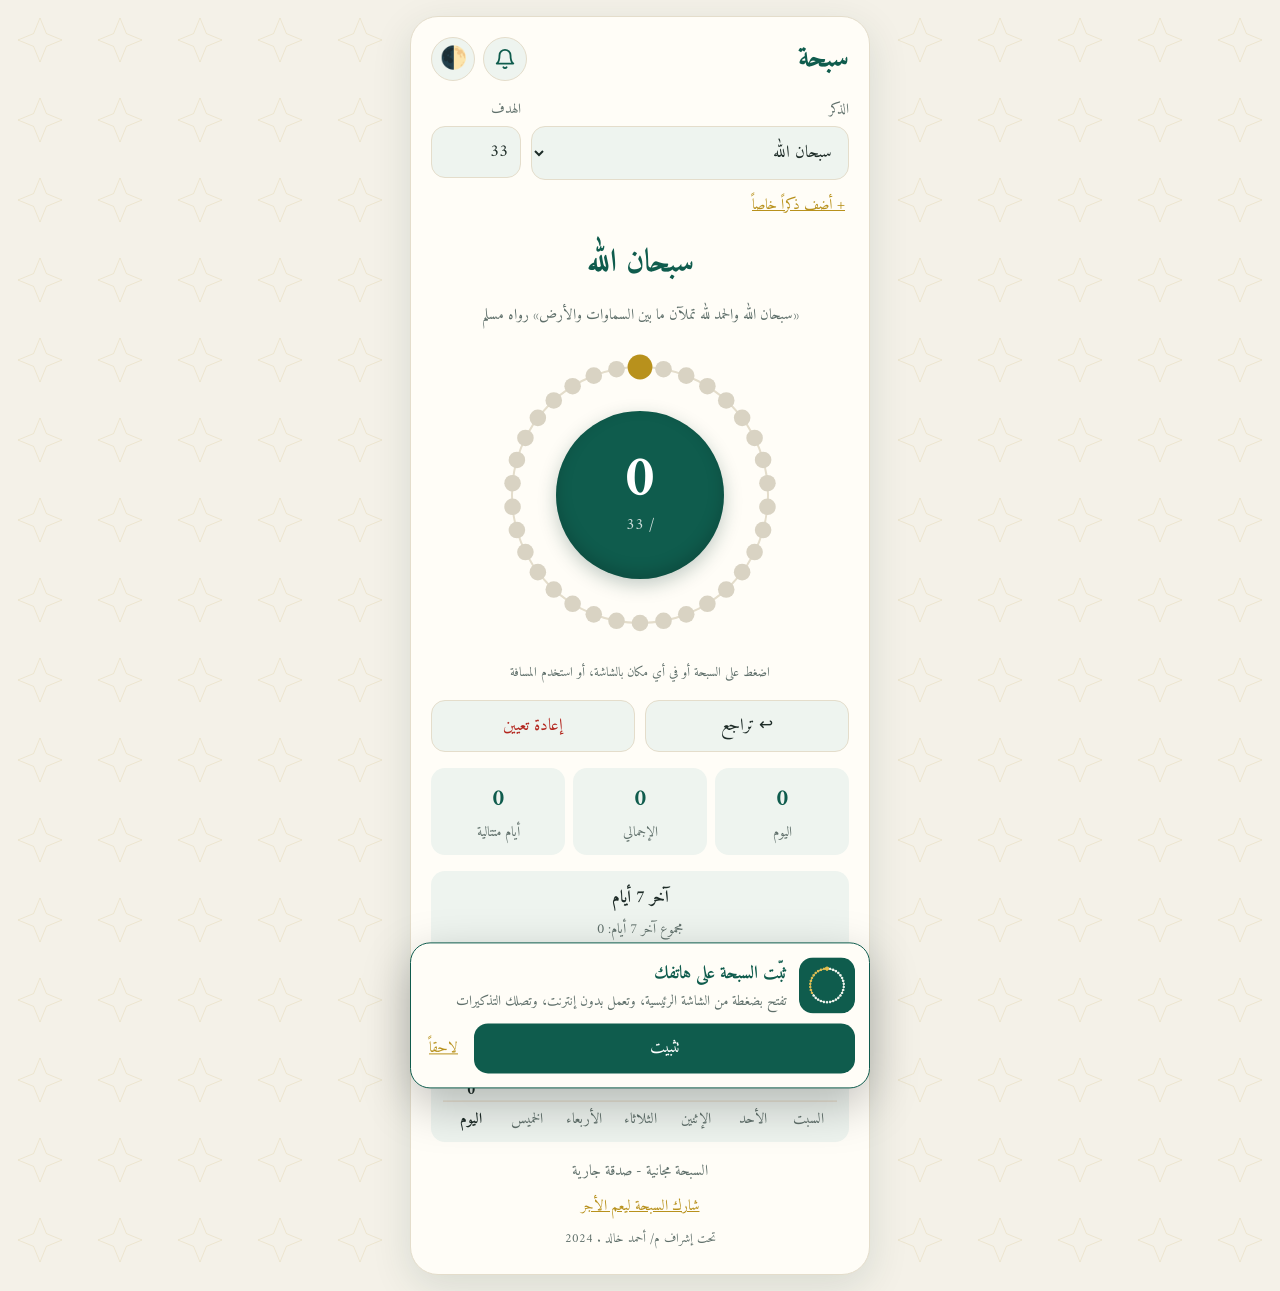
<file: index.html>
<!DOCTYPE html> <html lang="ar" dir="rtl"> <head> <meta charset="UTF-8"> <meta name="viewport" content="width=device-width,initial-scale=1,viewport-fit=cover"> <title>سبحة - صدقة جارية</title> <meta name="description" content="سبحة إلكترونية مجانية تعمل بدون إنترنت - صدقة جارية"> <meta name="theme-color" content="#0f5c4d"> <link rel="manifest" href="./manifest.webmanifest"> <link rel="icon" href="./icons/icon.svg" type="image/svg+xml"> <link rel="apple-touch-icon" href="./icons/apple-touch-icon.png"> <meta name="mobile-web-app-capable" content="yes"> <meta name="apple-mobile-web-app-capable" content="yes"> <meta name="apple-mobile-web-app-status-bar-style" content="default"> <meta name="apple-mobile-web-app-title" content="سبحة"> <link rel="preconnect" href="https://fonts.googleapis.com"> <link rel="preconnect" href="https://fonts.gstatic.com" crossorigin> <link rel="stylesheet" href="https://fonts.googleapis.com/css2?family=Amiri:wght@400;700&display=swap"> <link rel="stylesheet" href="./css/style.css"> <script>try{const e=JSON.parse(localStorage.getItem("seb7a-state")||"{}");e.theme&&(document.documentElement.dataset.theme=e.theme)}catch(e){}</script> </head> <body> <main class="tasbih"> <header class="top-bar"> <h1>سبحة</h1> <div class="top-actions"> <button id="install" class="install-btn" hidden>⬇ تثبيت</button> <button id="openSettings" class="icon-btn" aria-label="التذكيرات" title="التذكيرات"> <svg viewBox="0 0 24 24" aria-hidden="true"><path d="M6 8a6 6 0 1 1 12 0c0 7 3 9 3 9H3s3-2 3-9M10.3 21a1.94 1.94 0 0 0 3.4 0" fill="none" stroke="currentColor" stroke-width="2" stroke-linecap="round" stroke-linejoin="round"/></svg> </button> <button id="themeToggle" class="icon-btn" aria-label="تبديل الوضع الليلي" title="الوضع الليلي">🌓</button> </div> </header> <div class="controls"> <label class="field"> <span>الذكر</span> <select id="dhikr" class="form-control"> <option value="__prayer__">تسبيح ما بعد الصلاة</option> <option value="سبحان الله">سبحان الله</option> <option value="الحمد لله">الحمد لله</option> <option value="الله أكبر">الله أكبر</option> <option value="لا إله إلا الله">لا إله إلا الله</option> <option value="أستغفر الله">أستغفر الله</option> <option value="سبحان الله وبحمده">سبحان الله وبحمده</option> <option value="لا حول ولا قوة إلا بالله">لا حول ولا قوة إلا بالله</option> <option value="اللهم صل على محمد">اللهم صل على محمد</option> <option value="اللهم إني أسألك العفو والعافية">اللهم إني أسألك العفو والعافية</option> <optgroup id="customGroup" label="أذكاري" hidden></optgroup> </select> </label> <label class="field field-small"> <span>الهدف</span> <input type="number" id="target" min="1" max="10000" value="33" inputmode="numeric" class="form-control"> </label> </div> <div class="dhikr-actions"> <button id="addDhikr" class="link-btn">+ أضف ذكراً خاصاً</button> <button id="deleteDhikr" class="link-btn danger-link" hidden>حذف هذا الذكر</button> </div> <div id="currentDhikr" aria-live="polite"></div> <p id="fadl" class="fadl"></p> <button id="increment" class="ring-btn" aria-label="تسبيح"> <svg id="beads" viewBox="0 0 300 300" aria-hidden="true"></svg> <span class="ring-center"> <span class="counter" id="counter" aria-live="polite">0</span> <span class="counter-target" id="counterTarget">/ 33</span> </span> </button> <p class="hint">اضغط على السبحة أو في أي مكان بالشاشة، أو استخدم المسافة</p> <div class="buttons"> <button id="undo" class="secondary-btn">↩ تراجع</button> <button id="reset" class="danger-btn">إعادة تعيين</button> </div> <section class="stats" aria-label="الإحصائيات"> <div class="stat"> <span class="stat-value" id="todayCount">0</span> <span class="stat-label">اليوم</span> </div> <div class="stat"> <span class="stat-value" id="totalCount">0</span> <span class="stat-label">الإجمالي</span> </div> <div class="stat"> <span class="stat-value" id="streakCount">0</span> <span class="stat-label">أيام متتالية</span> </div> </section> <section class="chart" aria-labelledby="chartTitle"> <h2 id="chartTitle">آخر 7 أيام</h2> <p id="chartCaption" class="chart-caption" aria-live="polite"></p> <svg id="weekChart" viewBox="0 0 320 150" role="group" aria-label="عدد التسبيحات في آخر 7 أيام"></svg> </section> <footer class="footer"> <p>السبحة مجانية - صدقة جارية</p> <button id="share" class="link-btn">شارك السبحة ليعم الأجر</button> <small>تحت إشراف م/ أحمد خالد . 2024</small> </footer> </main> <dialog id="dhikrDialog" class="dialog"> <form id="dhikrForm"> <h2>ذكر جديد</h2> <label class="field"> <span>نص الذكر</span> <textarea id="newDhikrText" class="form-control" rows="2" maxlength="200" required></textarea> </label> <label class="field"> <span>الهدف</span> <input type="number" id="newDhikrTarget" class="form-control" min="1" max="10000" value="33" inputmode="numeric" required> </label> <p id="dhikrError" class="form-error" role="alert"></p> <div class="buttons"> <button type="submit" class="primary-btn">إضافة</button> <button type="button" id="cancelDhikr" class="secondary-btn">إلغاء</button> </div> </form> </dialog> <dialog id="iosDialog" class="dialog"> <form method="dialog"> <h2>تثبيت السبحة على الآيفون</h2> <ol class="ios-steps"> <li>اضغط زر المشاركة <svg class="ios-icon" viewBox="0 0 24 24" aria-hidden="true"><path d="M12 3v12M7.5 7.5 12 3l4.5 4.5M8 11H6v10h12V11h-2" fill="none" stroke="currentColor" stroke-width="2" stroke-linecap="round" stroke-linejoin="round"/></svg> في Safari (أسفل الشاشة) أو في Chrome (أعلى الشاشة)</li> <li>اختر <strong>«إضافة إلى الشاشة الرئيسية»</strong></li> <li>اضغط <strong>«إضافة»</strong></li> </ol> <div class="buttons"> <button class="primary-btn">حسناً</button> </div> </form> </dialog> <dialog id="settingsDialog" class="sheet" aria-labelledby="settingsTitle"> <div class="sheet-header"> <h2 id="settingsTitle">التذكيرات</h2> <button type="button" id="closeSettings" class="icon-btn" aria-label="إغلاق">✕</button> </div> <div class="sheet-body"> <section class="card master"> <div class="card-head"> <div> <h3>تفعيل التذكيرات</h3> <p id="remindersStatus" class="muted-text"></p> </div> <label class="switch"><input type="checkbox" id="remindersEnabled" role="switch" aria-label="تفعيل التذكيرات"><span></span></label> </div> <p id="remindersNotice" class="notice" hidden></p> </section> <div id="remindersBody" class="reminders-body"> <section class="card"> <div class="card-head"> <div> <h3>كل فترة</h3> <p class="muted-text">تذكير بذكر مختلف في كل مرة بالترتيب</p> </div> <label class="switch"><input type="checkbox" id="intervalOn" role="switch" aria-label="كل فترة"><span></span></label> </div> <div class="inline-fields interval-fields"> <label class="field"><span>كل</span> <select id="intervalMinutes" class="form-control"> <option value="15">15 دقيقة</option> <option value="30">30 دقيقة</option> <option value="45">45 دقيقة</option> <option value="60">ساعة</option> <option value="90">ساعة ونصف</option> <option value="120">ساعتين</option> <option value="180">3 ساعات</option> <option value="240">4 ساعات</option> </select> </label> <label class="field"><span>من</span><input type="time" id="intervalFrom" class="form-control"></label> <label class="field"><span>إلى</span><input type="time" id="intervalTo" class="form-control"></label> </div> <div class="rows-label"><span>الذكر</span><span>العدد</span></div> <div id="intervalItems" class="reminder-rows"></div> <button type="button" id="addIntervalItem" class="add-row">+ إضافة ذكر</button> </section> <section class="card"> <div class="card-head"> <div> <h3>أوقات ثابتة</h3> <p class="muted-text">في ساعة محددة كل يوم</p> </div> <label class="switch"><input type="checkbox" id="fixedOn" role="switch" aria-label="أوقات ثابتة"><span></span></label> </div> <div id="fixedItems" class="reminder-rows"></div> <button type="button" id="addFixedItem" class="add-row">+ إضافة وقت</button> </section> <section class="card"> <div class="card-head"> <div> <h3>مدينتك</h3> <p class="muted-text">لحساب مواقيت الصلاة وأذكار الصباح والمساء</p> </div> </div> <div class="inline-fields"> <select id="citySelect" class="form-control" aria-label="المدينة"></select> <button type="button" id="locateMe" class="secondary-btn locate-btn">📍 موقعي</button> </div> <div id="prayerTimesRow" class="prayer-times"></div> </section> <section class="card"> <div class="card-head"> <div> <h3>بعد الصلوات</h3> <p class="muted-text">تسبيح ما بعد الصلاة (33 · 33 · 34)</p> </div> <label class="switch"><input type="checkbox" id="prayersOn" role="switch" aria-label="بعد الصلوات"><span></span></label> </div> <div id="prayerChips" class="chips"></div> <label class="field"><span>بعد الأذان بـ</span> <select id="prayerOffset" class="form-control"> <option value="5">5 دقائق</option> <option value="10">10 دقائق</option> <option value="15">15 دقيقة</option> <option value="20">20 دقيقة</option> <option value="30">30 دقيقة</option> </select> </label> </section> <section class="card"> <div class="card-head"> <div> <h3>أذكار الصباح والمساء</h3> <p class="muted-text">الصباح بعد الفجر، والمساء بعد العصر</p> </div> <label class="switch"><input type="checkbox" id="morningOn" role="switch" aria-label="أذكار الصباح والمساء"><span></span></label> </div> <div class="rows-label"><span>🌅 الصباح</span></div> <div class="reminder-row"> <select id="morningDhikr" class="form-control" aria-label="ذكر الصباح"></select> <input type="number" id="morningCount" class="form-control count-input" min="1" max="10000" inputmode="numeric" aria-label="العدد"> </div> <div class="rows-label"><span>🌙 المساء</span></div> <div class="reminder-row"> <select id="eveningDhikr" class="form-control" aria-label="ذكر المساء"></select> <input type="number" id="eveningCount" class="form-control count-input" min="1" max="10000" inputmode="numeric" aria-label="العدد"> </div> </section> <section class="card"> <h3>🔔 صوت الإشعار</h3> <p class="muted-text">نغمة الإشعار تتبع إعدادات هاتفك. إن وصلك التذكير بدون صوت:</p> <ol id="soundHelp" class="sound-help"></ol> <p class="muted-text">ثم اضغط «تجربة إشعار» بالأسفل للتأكد.</p> </section> <section class="card"> <h3>التذكيرات القادمة</h3> <ul id="upcomingList" class="upcoming"></ul> </section> </div> </div> <div class="sheet-footer"> <button type="button" id="saveReminders" class="primary-btn">حفظ</button> <button type="button" id="testReminder" class="secondary-btn">تجربة إشعار</button> </div> </dialog> <div id="installBanner" class="install-banner" role="dialog" aria-labelledby="installTitle" hidden> <img src="./icons/icon-192.png" alt="" class="install-icon" width="56" height="56"> <div class="install-text"> <strong id="installTitle">ثبّت السبحة على هاتفك</strong> <span>تفتح بضغطة من الشاشة الرئيسية، وتعمل بدون إنترنت، وتصلك التذكيرات</span> </div> <div class="install-actions"> <button type="button" id="installBannerButton" class="primary-btn">تثبيت</button> <button type="button" id="installBannerLater" class="link-btn">لاحقاً</button> </div> </div> <dialog id="soundDialog" class="dialog sound-dialog" aria-labelledby="soundTitle"> <div class="sound-step" data-step="test"> <div class="big-icon" aria-hidden="true">🔔</div> <h2 id="soundTitle">خطوة أخيرة: صوت التذكير</h2> <p class="muted-text">سنرسل لك إشعاراً تجريبياً الآن. انتبه: هل يصدر صوتاً؟</p> <button type="button" id="soundTest" class="primary-btn">أرسل إشعاراً تجريبياً</button> <button type="button" id="soundSkip" class="link-btn">تخطي</button> </div> <div class="sound-step" data-step="ask" hidden> <div class="big-icon" aria-hidden="true">👂</div> <h2>هل سمعت صوت الإشعار؟</h2> <div class="buttons"> <button type="button" id="soundYes" class="primary-btn">نعم، سمعته</button> <button type="button" id="soundNo" class="secondary-btn">لا، كان صامتاً</button> </div> </div> <div class="sound-step" data-step="fix" hidden> <h2>فعّل الصوت هكذا</h2> <ol id="soundFixSteps" class="sound-help"></ol> <div class="buttons"> <button type="button" id="soundRetry" class="primary-btn">جرّب مرة أخرى</button> <button type="button" id="soundDone" class="secondary-btn">إغلاق</button> </div> </div> <div class="sound-step" data-step="done" hidden> <div class="big-icon" aria-hidden="true">✅</div> <h2>ممتاز! ستصلك التذكيرات بصوت</h2> <button type="button" id="soundClose" class="primary-btn">تم</button> </div> </dialog> <div id="toast" class="toast" role="status" aria-live="polite"></div> <script src="./js/config.js"></script> <script src="./js/reminders-core.js"></script> <script src="./js/script.js"></script> <script src="./js/reminders.js"></script> </body> </html>
</file>
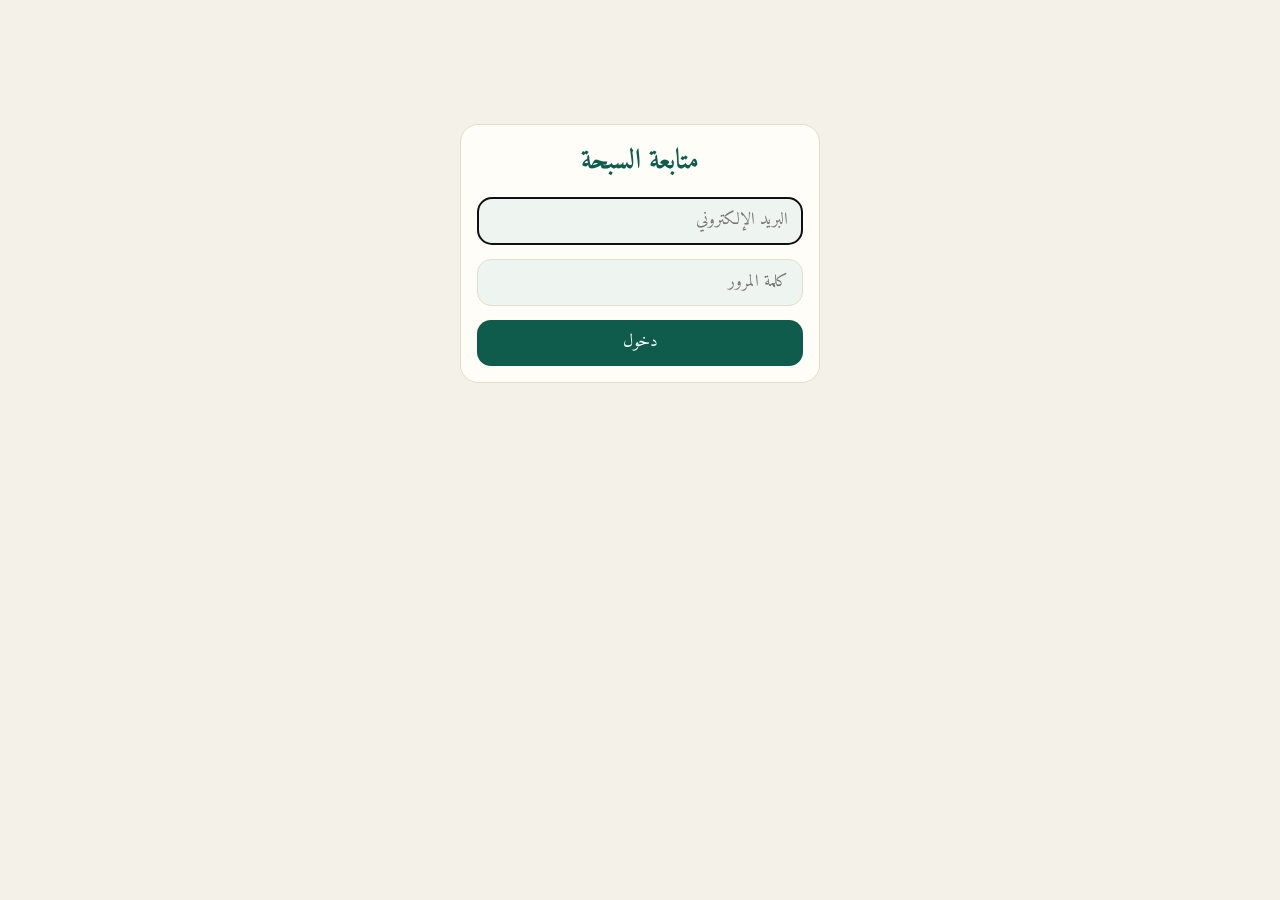
<file: admin.html>
<!DOCTYPE html> <html lang="ar" dir="rtl"> <head> <meta charset="UTF-8"> <meta name="viewport" content="width=device-width,initial-scale=1"> <meta name="robots" content="noindex, nofollow"> <meta name="referrer" content="no-referrer"> <title>متابعة السبحة</title> <link rel="icon" href="./icons/icon.svg" type="image/svg+xml"> <link rel="preconnect" href="https://fonts.googleapis.com"> <link rel="preconnect" href="https://fonts.gstatic.com" crossorigin> <link rel="stylesheet" href="https://fonts.googleapis.com/css2?family=Amiri:wght@400;700&display=swap"> <link rel="stylesheet" href="./css/admin.css"> <script>try{const e=JSON.parse(localStorage.getItem("seb7a-state")||"{}");e.theme&&(document.documentElement.dataset.theme=e.theme)}catch(e){}</script> </head> <body> <form id="login" class="card login" hidden> <h1>متابعة السبحة</h1> <p id="configError" class="error" hidden>لم تُضبط إعدادات Supabase بعد في الملف js/config.js</p> <input type="email" id="email" placeholder="البريد الإلكتروني" autocomplete="username" required> <input type="password" id="password" placeholder="كلمة المرور" autocomplete="current-password" required> <button type="submit" id="loginButton">دخول</button> <p id="loginError" class="error" role="alert"></p> </form> <div id="dashboard" class="wrap" hidden> <header> <div> <h1>متابعة السبحة</h1> <p class="muted">آخر تحديث: <span id="updatedAt"></span> · <button id="refresh" class="link">تحديث</button></p> </div> <button id="logout" class="link">تسجيل الخروج</button> </header> <p id="loadError" class="error" role="alert"></p> <section class="kpis" id="kpis"></section> <section class="grid-2"> <div class="card chart" data-key="users" data-unit="مستخدم"> <h2>المستخدمون النشطون يومياً</h2> <p class="caption">آخر 30 يوماً</p> <svg class="bars" viewBox="0 0 600 170" role="img" aria-label="المستخدمون النشطون يومياً لآخر 30 يوماً"></svg> <details> <summary>عرض كجدول</summary> <div class="table-wrap"><table></table></div> </details> </div> <div class="card chart" data-key="taps" data-unit="تسبيحة"> <h2>التسبيحات يومياً</h2> <p class="caption">آخر 30 يوماً</p> <svg class="bars" viewBox="0 0 600 170" role="img" aria-label="التسبيحات يومياً لآخر 30 يوماً"></svg> <details> <summary>عرض كجدول</summary> <div class="table-wrap"><table></table></div> </details> </div> </section> <section class="grid-3"> <div class="card"> <h2>الدول</h2> <div id="countries"></div> </div> <div class="card"> <h2>الإصدارات</h2> <p class="muted small-note">كم جهازاً وصله آخر تحديث</p> <div id="versions"></div> </div> <div class="card"> <h2>التذكيرات</h2> <div id="reminders" class="mini-kpis"></div> </div> </section> <section class="grid-3"> <div class="card"> <h2>أنظمة التشغيل</h2> <div id="platforms"></div> </div> <div class="card"> <h2>المتصفحات</h2> <div id="browsers"></div> </div> <div class="card"> <h2>نوع الجهاز</h2> <div id="types"></div> </div> </section> <section class="grid-2"> <div class="card"> <h2>أكثر الأذكار استخداماً (آخر 30 يوماً)</h2> <div id="dhikr30"></div> </div> <div class="card"> <h2>أكثر الأذكار استخداماً (منذ البداية)</h2> <div id="dhikrAll"></div> </div> </section> <section class="card"> <h2>آخر الأجهزة نشاطاً</h2> <div id="recent"></div> </section> <p class="muted">لكل جهاز: معرّف عشوائي، وعنوان IP والدولة، ونوع الجهاز والمتصفح. لا تُحفظ أسماء.</p> </div> <script src="./js/config.js"></script> <script src="./js/admin.js"></script> </body> </html>
</file>
<file: css/style.css>
:root{--bg: #f4f1e8;--surface: #fffdf7;--surface-alt: #eef4ef;--text: #1d2b27;--muted: #5f6f6a;--primary: #0f5c4d;--primary-strong: #0b4a3e;--on-primary: #ffffff;--gold: #b8911c;--bead-off: #d9d3c3;--danger: #b3261e;--border: #e4ddcb;--shadow: 0 12px 40px rgba(15, 60, 50, .12);--pattern: url("data:image/svg+xml,%3Csvg xmlns='http://www.w3.org/2000/svg' width='80' height='80' viewBox='0 0 80 80'%3E%3Cpath d='M40 18l6.4 15.6L62 40l-15.6 6.4L40 62l-6.4-15.6L18 40l15.6-6.4z' fill='none' stroke='%23b8911c' stroke-opacity='0.12'/%3E%3C/svg%3E");color-scheme:light}@media (prefers-color-scheme: dark){:root:not([data-theme=light]){--bg: #0c1714;--surface: #13221e;--surface-alt: #182c27;--text: #eef3ef;--muted: #9db1aa;--primary: #3fb59a;--primary-strong: #5fcbb1;--on-primary: #06201a;--gold: #e0bd4f;--bead-off: #2a3a35;--danger: #ef8a80;--border: #243631;--shadow: 0 12px 40px rgba(0, 0, 0, .45);color-scheme:dark}}:root[data-theme=dark]{--bg: #0c1714;--surface: #13221e;--surface-alt: #182c27;--text: #eef3ef;--muted: #9db1aa;--primary: #3fb59a;--primary-strong: #5fcbb1;--on-primary: #06201a;--gold: #e0bd4f;--bead-off: #2a3a35;--danger: #ef8a80;--border: #243631;--shadow: 0 12px 40px rgba(0, 0, 0, .45);color-scheme:dark}*{box-sizing:border-box;margin:0;padding:0}html{-webkit-tap-highlight-color:transparent}body{font-family:Amiri,serif;display:flex;justify-content:center;align-items:flex-start;min-height:100vh;min-height:100dvh;background-color:var(--bg);background-image:var(--pattern);color:var(--text);padding:max(16px,env(safe-area-inset-top)) 16px max(16px,env(safe-area-inset-bottom));touch-action:manipulation;user-select:none;-webkit-user-select:none;transition:background-color .3s ease,color .3s ease}.tasbih{display:flex;flex-direction:column;gap:16px;text-align:center;background-color:var(--surface);border:1px solid var(--border);border-radius:28px;padding:20px 20px 24px;box-shadow:var(--shadow);width:100%;max-width:460px;margin-block:auto}.top-bar{display:flex;align-items:center;justify-content:space-between}h1{color:var(--primary);font-size:30px;line-height:1.2}button{font-family:inherit;cursor:pointer;border:none;color:inherit;background:none}button:focus-visible,.form-control:focus-visible{outline:2px solid var(--gold);outline-offset:2px}.top-actions{display:flex;align-items:center;gap:8px}.install-btn{height:44px;padding:0 16px;border-radius:22px;font-size:16px;background-color:var(--primary);color:var(--on-primary)}.ios-steps{display:flex;flex-direction:column;gap:8px;padding-inline-start:20px;text-align:start;font-size:17px;line-height:1.6}.ios-icon{width:1.2em;height:1.2em;vertical-align:-.2em;color:var(--primary)}.icon-btn{width:44px;height:44px;border-radius:50%;font-size:22px;background-color:var(--surface-alt);border:1px solid var(--border);transition:transform .3s ease}.icon-btn:active{transform:rotate(180deg)}.controls{display:flex;gap:10px}.field{display:flex;flex-direction:column;gap:4px;flex:1;min-width:0;text-align:start;font-size:14px;color:var(--muted)}.field-small{flex:0 0 90px}.form-control{width:100%;padding:10px 12px;font-family:inherit;font-size:17px;color:var(--text);background-color:var(--surface-alt);border:1px solid var(--border);border-radius:14px;user-select:text}.form-control:disabled{opacity:.55}#currentDhikr{font-size:clamp(24px,7vw,32px);font-weight:700;line-height:1.5;color:var(--primary);min-height:48px;overflow-wrap:break-word}.fadl{font-size:15px;line-height:1.7;color:var(--muted);min-height:1em}.fadl:empty{display:none}.ring-btn{position:relative;width:min(100%,300px);aspect-ratio:1;margin-inline:auto;border-radius:50%;transition:transform .08s ease}.ring-btn:active{transform:scale(.97)}#beads{width:100%;height:100%;display:block;overflow:visible}#beads .thread{fill:none;stroke:var(--border);stroke-width:2}#beads .bead{fill:var(--bead-off);transition:fill .2s ease}#beads .bead.on{fill:var(--primary)}#beads .bead.current{fill:var(--gold);transform-box:fill-box;transform-origin:center;animation:pop .25s ease}#beads .imam,.ring-btn.done #beads .bead{fill:var(--gold)}@keyframes pop{50%{transform:scale(1.35)}}.ring-center{position:absolute;inset:22%;display:flex;flex-direction:column;align-items:center;justify-content:center;border-radius:50%;background-color:var(--primary);color:var(--on-primary);box-shadow:inset 0 -6px 16px #0000002e,0 6px 18px #0f3c3240}.counter{font-size:clamp(44px,14vw,60px);font-weight:700;line-height:1;font-variant-numeric:tabular-nums}.counter-target{font-size:16px;opacity:.8}.hint{font-size:13px;color:var(--muted)}.buttons{display:flex;gap:10px}.secondary-btn,.danger-btn{flex:1;padding:10px 16px;font-size:17px;border-radius:14px;border:1px solid var(--border);background-color:var(--surface-alt);transition:background-color .2s ease}.danger-btn{color:var(--danger)}.stats{display:grid;grid-template-columns:repeat(3,1fr);gap:8px}.stat{display:flex;flex-direction:column;padding:10px 4px;border-radius:14px;background-color:var(--surface-alt)}.stat-value{font-size:24px;font-weight:700;color:var(--primary);font-variant-numeric:tabular-nums}.stat-label{font-size:14px;color:var(--muted)}.chart{display:flex;flex-direction:column;gap:4px;padding:12px;border-radius:14px;background-color:var(--surface-alt)}.chart h2{font-size:17px;color:var(--text)}.chart-caption{font-size:14px;color:var(--muted);min-height:1.5em}#weekChart{width:100%;height:auto;display:block;overflow:visible}#weekChart .baseline{stroke:var(--border);stroke-width:1}#weekChart .hit{fill:transparent}#weekChart .bar{fill:var(--primary);opacity:.55;transition:opacity .15s ease}#weekChart .today .bar,#weekChart .active .bar{opacity:1}#weekChart .bar-group{outline:none;cursor:default}#weekChart .bar-group:focus-visible .hit{stroke:var(--gold);stroke-width:2}#weekChart .bar-value,#weekChart .bar-label{font-family:Amiri,serif;text-anchor:middle}#weekChart .bar-value{font-size:13px;font-weight:700;fill:var(--text)}#weekChart .bar-label{font-size:12px;fill:var(--muted)}#weekChart .today .bar-label{fill:var(--text);font-weight:700}.dhikr-actions{display:flex;justify-content:space-between;margin-top:-8px}.link-btn.danger-link{color:var(--danger)}.primary-btn{flex:1;padding:10px 16px;font-size:17px;border-radius:14px;background-color:var(--primary);color:var(--on-primary)}.dialog{margin:auto;width:min(100% - 32px,400px);padding:20px;border:1px solid var(--border);border-radius:20px;background-color:var(--surface);color:var(--text);box-shadow:var(--shadow);user-select:text}.dialog::backdrop{background-color:#00000073}.dialog form{display:flex;flex-direction:column;gap:14px;font-family:Amiri,serif}.dialog h2{font-size:22px;color:var(--primary)}.form-error{color:var(--danger);font-size:15px}.form-error:empty{display:none}.dialog textarea{resize:vertical;line-height:1.6}.footer{display:flex;flex-direction:column;gap:4px;align-items:center;color:var(--muted);font-size:15px}.link-btn{color:var(--gold);font-size:15px;text-decoration:underline;padding:4px}.icon-btn svg{width:22px;height:22px;display:block;margin:auto;color:var(--primary)}.sheet{margin:auto;width:min(100%,540px);height:100dvh;max-height:100dvh;max-width:100%;padding:0;border:none;background-color:var(--bg);color:var(--text);font-family:Amiri,serif;user-select:none}.sheet[open]{display:flex;flex-direction:column;animation:sheet-in .25s ease}.sheet::backdrop{background-color:#00000080}@media (min-width: 600px){.sheet{height:min(92dvh,860px);border-radius:24px;border:1px solid var(--border);box-shadow:var(--shadow)}}@keyframes sheet-in{0%{transform:translateY(24px);opacity:0}}.sheet-header,.sheet-footer{display:flex;align-items:center;gap:10px;padding:12px 16px;background-color:var(--surface);border-bottom:1px solid var(--border)}.sheet-header{justify-content:space-between;padding-top:max(12px,env(safe-area-inset-top))}.sheet-header h2{font-size:24px;color:var(--primary)}.sheet-footer{border-bottom:none;border-top:1px solid var(--border);padding-bottom:max(12px,env(safe-area-inset-bottom))}.sheet-body{flex:1;overflow-y:auto;padding:14px 16px 24px;display:flex;flex-direction:column;gap:12px;-webkit-overflow-scrolling:touch}.reminders-body{display:flex;flex-direction:column;gap:12px;transition:opacity .2s ease}.reminders-body.disabled{opacity:.45;pointer-events:none}.card{display:flex;flex-direction:column;gap:10px;padding:14px;border-radius:18px;background-color:var(--surface);border:1px solid var(--border)}.card.master{border-color:var(--primary)}.card h3{font-size:18px}.card-head{display:flex;justify-content:space-between;align-items:center;gap:12px}.muted-text{color:var(--muted);font-size:14px;line-height:1.5}.notice{padding:10px 12px;border-radius:12px;background-color:var(--surface-alt);color:var(--danger);font-size:15px;line-height:1.6}.switch{position:relative;flex:0 0 auto;width:52px;height:30px;cursor:pointer}.switch input{position:absolute;opacity:0;width:100%;height:100%;margin:0;cursor:pointer}.switch span{position:absolute;inset:0;border-radius:15px;background-color:var(--bead-off);transition:background-color .2s ease;pointer-events:none}.switch span:after{content:"";position:absolute;top:3px;right:3px;width:24px;height:24px;border-radius:50%;background-color:#fff;box-shadow:0 1px 3px #0000004d;transition:transform .2s ease}.switch input:checked+span{background-color:var(--primary)}.switch input:checked+span:after{transform:translate(-22px)}.switch input:focus-visible+span{outline:2px solid var(--gold);outline-offset:2px}.inline-fields{display:flex;gap:8px;align-items:flex-end}.inline-fields>*{flex:1;min-width:0}.interval-fields{display:grid;grid-template-columns:1fr 1fr}.interval-fields>:first-child{grid-column:1 / -1}.sheet input[type=time]{direction:ltr;text-align:center}.inline-fields .locate-btn{flex:0 0 auto;padding:10px 12px}.sheet .form-control{font-size:16px;padding:8px 10px}.rows-label{display:flex;justify-content:space-between;padding-inline-end:44px;font-size:14px;color:var(--muted)}.reminder-rows{display:flex;flex-direction:column;gap:8px}.reminder-row{display:flex;gap:6px;align-items:center}.reminder-row .dhikr-input,.reminder-row select{flex:1;min-width:0}.reminder-row .count-input{flex:0 0 76px;text-align:center}.reminder-row .time-input{flex:0 0 122px;padding-inline:6px}.fixed-row{display:grid;grid-template-columns:1fr 76px 36px;padding-bottom:8px;border-bottom:1px dashed var(--border)}.fixed-row .time-input{grid-column:1 / 3;grid-row:1}.fixed-row .row-remove{grid-column:3;grid-row:1}.fixed-row .dhikr-input{grid-column:1;grid-row:2}.fixed-row .count-input{grid-column:2 / 4;grid-row:2}.row-remove{flex:0 0 36px;height:36px;border-radius:50%;color:var(--muted);background-color:var(--surface-alt)}.add-row{align-self:flex-start;color:var(--primary);font-size:16px;padding:4px 2px}.chips{display:flex;flex-wrap:wrap;gap:8px}.chip{padding:6px 14px;border-radius:18px;font-size:15px;border:1px solid var(--border);background-color:var(--surface-alt);color:var(--muted)}.chip.on{background-color:var(--primary);border-color:var(--primary);color:var(--on-primary)}.prayer-times{display:grid;grid-template-columns:repeat(5,1fr);gap:4px;text-align:center}.prayer-time{display:flex;flex-direction:column;padding:6px 2px;border-radius:10px;background-color:var(--surface-alt);font-size:14px;font-variant-numeric:tabular-nums}.prayer-time b{font-size:13px;color:var(--muted);font-weight:400}.method-name{grid-column:1 / -1}.sound-help{display:flex;flex-direction:column;gap:6px;padding-inline-start:20px;font-size:15px;line-height:1.6}.sound-help b{color:var(--primary)}.upcoming{list-style:none;display:flex;flex-direction:column;gap:6px}.upcoming li{display:flex;gap:10px;font-size:15px}.upcoming-time{flex:0 0 auto;min-width:92px;color:var(--primary);font-variant-numeric:tabular-nums}.sheet-footer .primary-btn,.sheet-footer .secondary-btn{flex:1}.sheet-footer .primary-btn:disabled{opacity:.6}.install-banner{position:fixed;left:50%;bottom:max(16px,env(safe-area-inset-bottom));width:min(100% - 24px,460px);display:grid;grid-template-columns:56px 1fr;gap:10px 12px;align-items:center;padding:14px;border-radius:20px;background-color:var(--surface);border:1px solid var(--primary);box-shadow:0 16px 48px #00000040;transform:translate(-50%,140%);transition:transform .35s cubic-bezier(.2,.9,.3,1.2);z-index:20}.install-banner.show{transform:translate(-50%)}.install-icon{width:56px;height:56px;border-radius:14px}.install-text{display:flex;flex-direction:column;gap:2px;text-align:start}.install-text strong{font-size:18px;color:var(--primary)}.install-text span{font-size:14px;line-height:1.5;color:var(--muted)}.install-actions{grid-column:1 / -1;display:flex;align-items:center;gap:12px}.install-actions .primary-btn{flex:1}.sound-dialog{text-align:center}.sound-step{display:flex;flex-direction:column;gap:14px;align-items:stretch;font-family:Amiri,serif}.sound-step[hidden]{display:none}.sound-step h2{font-size:22px;color:var(--primary)}.sound-step .sound-help{text-align:start}.big-icon{font-size:48px;line-height:1}.notice-btn{display:block;margin-top:10px;width:100%}.toast{position:fixed;bottom:max(24px,env(safe-area-inset-bottom));left:50%;transform:translate(-50%,20px);max-width:calc(100% - 32px);padding:12px 20px;border-radius:16px;background-color:var(--primary-strong);color:var(--on-primary);font-size:17px;box-shadow:var(--shadow);opacity:0;pointer-events:none;transition:opacity .25s ease,transform .25s ease;z-index:10}.toast.show{opacity:1;transform:translate(-50%)}@media (prefers-reduced-motion: reduce){*{animation:none!important;transition:none!important}}
</file>
<file: css/admin.css>
:root{--bg: #f4f1e8;--surface: #fffdf7;--surface-alt: #eef4ef;--text: #1d2b27;--muted: #5f6f6a;--primary: #0f5c4d;--on-primary: #ffffff;--gold: #b8911c;--danger: #b3261e;--border: #e4ddcb;color-scheme:light}@media (prefers-color-scheme: dark){:root:not([data-theme=light]){--bg: #0c1714;--surface: #13221e;--surface-alt: #182c27;--text: #eef3ef;--muted: #9db1aa;--primary: #3fb59a;--on-primary: #06201a;--gold: #e0bd4f;--danger: #ef8a80;--border: #243631;color-scheme:dark}}:root[data-theme=dark]{--bg: #0c1714;--surface: #13221e;--surface-alt: #182c27;--text: #eef3ef;--muted: #9db1aa;--primary: #3fb59a;--on-primary: #06201a;--gold: #e0bd4f;--danger: #ef8a80;--border: #243631;color-scheme:dark}*{box-sizing:border-box;margin:0;padding:0}[hidden]{display:none!important}body{font-family:Amiri,serif;background:var(--bg);color:var(--text);padding:16px;line-height:1.5}.wrap{max-width:1100px;margin:0 auto;display:flex;flex-direction:column;gap:16px}header{display:flex;justify-content:space-between;align-items:center;gap:12px;flex-wrap:wrap}h1{color:var(--primary);font-size:28px}h2{font-size:19px;margin-bottom:8px}.link{font:inherit;color:var(--gold);background:none;border:none;text-decoration:underline;cursor:pointer}.muted{color:var(--muted)}.card{background:var(--surface);border:1px solid var(--border);border-radius:18px;padding:16px;min-width:0}.kpis{display:grid;grid-template-columns:repeat(2,1fr);gap:10px}@media (min-width: 720px){.kpis{grid-template-columns:repeat(4,1fr)}}.kpi{display:flex;flex-direction:column;gap:2px}.kpi .value{font-size:30px;font-weight:700;font-variant-numeric:tabular-nums}.kpi .label{color:var(--muted);font-size:15px}.kpi .sub{color:var(--muted);font-size:13px}.grid-2{display:grid;grid-template-columns:repeat(auto-fit,minmax(300px,1fr));gap:16px}.grid-3{display:grid;grid-template-columns:repeat(auto-fit,minmax(240px,1fr));gap:16px}.caption{color:var(--muted);font-size:14px;min-height:1.5em}.bars{width:100%;height:auto;display:block;overflow:visible}.bars .baseline{stroke:var(--border)}.bars .hit{fill:transparent}.bars .bar{fill:var(--primary)}.bars .bar-group:hover .bar,.bars .bar-group.active .bar,.bars .bar-group:focus .bar{fill:var(--gold)}.bars .bar-group{outline:none}.bars text{font-family:Amiri,serif;font-size:13px;fill:var(--muted)}.bars .value{fill:var(--text);font-weight:700;text-anchor:middle}.mini-kpis{display:grid;grid-template-columns:repeat(3,1fr);gap:8px}.mini-kpis>div{display:flex;flex-direction:column;padding:10px;border-radius:12px;background:var(--surface-alt)}.mini-kpis .value{font-size:24px;font-weight:700;font-variant-numeric:tabular-nums}.mini-kpis .value small{font-size:14px;font-weight:400;color:var(--muted)}.mini-kpis .label{font-size:14px;color:var(--muted)}.breakdown{list-style:none;display:flex;flex-direction:column;gap:10px}.row-text{display:flex;justify-content:space-between;gap:8px;font-size:15px}.track{height:8px;border-radius:4px;background:var(--surface-alt);overflow:hidden}.fill{height:100%;border-radius:4px;background:var(--primary)}.table-wrap{overflow-x:auto}table{width:100%;border-collapse:collapse;font-size:15px;white-space:nowrap}th,td{padding:8px 10px;text-align:start;border-bottom:1px solid var(--border)}th{color:var(--muted);font-weight:400}td.num{font-variant-numeric:tabular-nums}code{font-size:13px;color:var(--muted)}.badge{display:inline-block;padding:0 8px;border-radius:10px;font-size:13px;background:var(--surface-alt)}.badge.yes{background:var(--primary);color:var(--on-primary)}details summary{cursor:pointer;color:var(--muted);font-size:14px;margin-top:8px}.small-note{font-size:13px;margin:-6px 0 8px}.pending{font-size:13px;color:var(--muted)}.empty{color:var(--muted)}.login{max-width:360px;margin:12vh auto 0;display:flex;flex-direction:column;gap:14px;text-align:center}.login input,.login button{font:inherit;font-size:17px;padding:10px 14px;border-radius:14px;border:1px solid var(--border);background:var(--surface-alt);color:var(--text)}.login input[type=email]{direction:ltr;text-align:right}.login button{background:var(--primary);color:var(--on-primary);border:none;cursor:pointer}.login button:disabled{opacity:.6}.error{color:var(--danger)}.error:empty{display:none}
</file>
